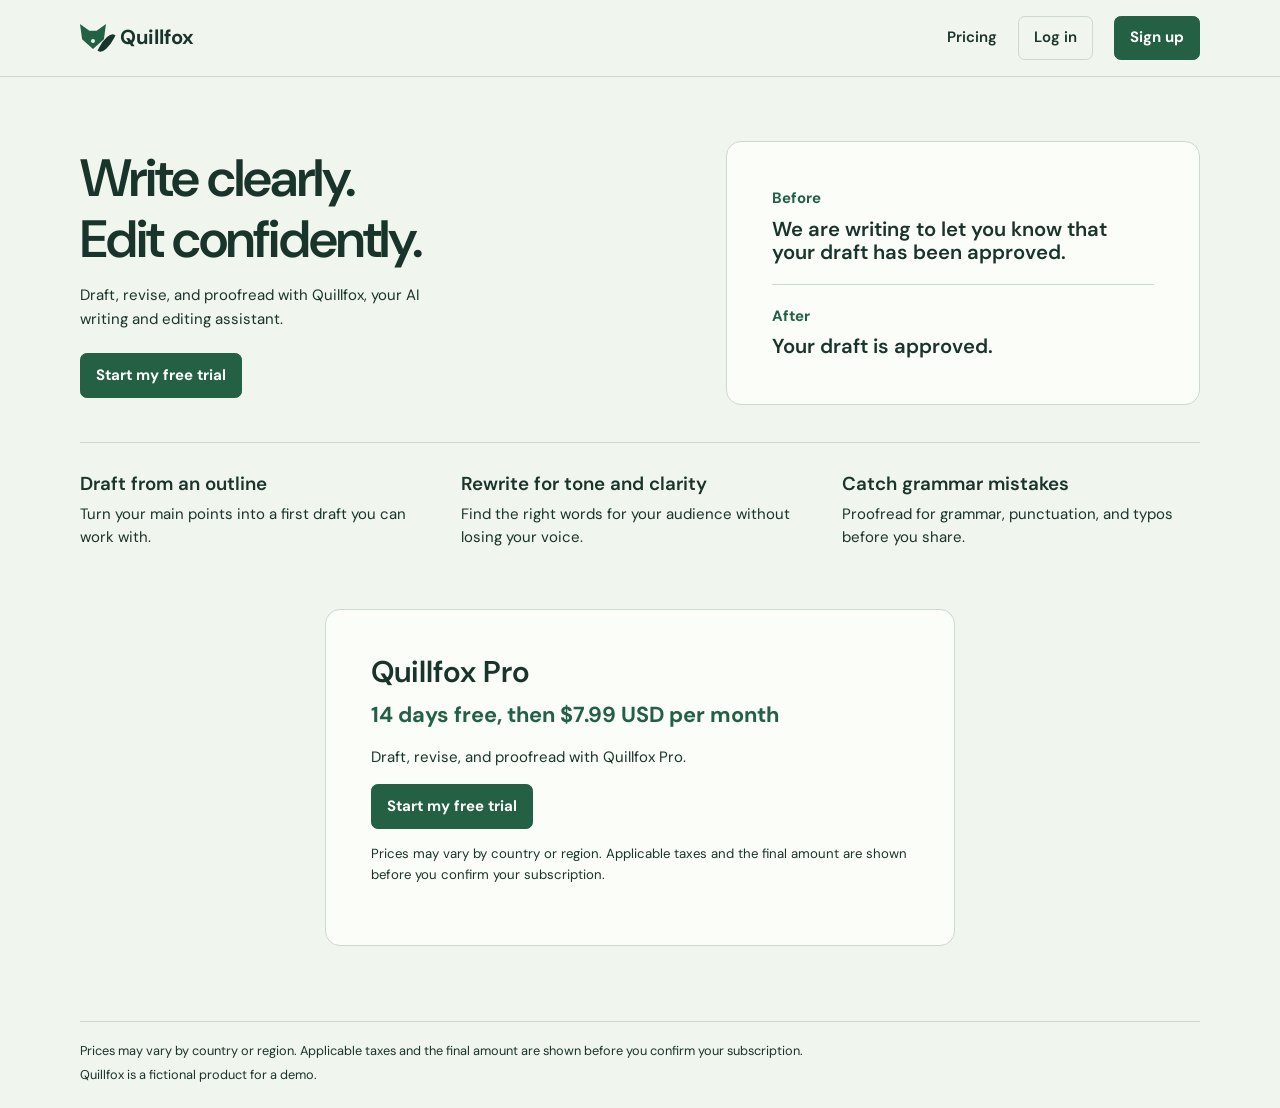
<file: index.html>
<!doctype html>
<html lang="en">
<head>
  <meta charset="utf-8">
  <meta name="viewport" content="width=device-width, initial-scale=1">
  <title>Write clearly. Edit confidently. | Quillfox</title>
  <link rel="stylesheet" href="./style.css">
</head>
<body>
  <header class="site-header"><div class="header-inner">
    <a class="brand" href="./"><span class="mark" aria-hidden="true"><i></i></span> Quillfox</a>
    <nav aria-label="Main navigation"><a href="#pricing">Pricing</a><a class="secondary" href="./login/">Log in</a><a class="button" href="./signup/">Sign up</a></nav>
  </div></header>
  <main><section class="hero"><div><h1>Write clearly.<br>Edit confidently.</h1><p class="lead">Draft, revise, and proofread with Quillfox, your AI writing and editing assistant.</p><a class="button" href="signup/">Start my free trial</a></div><aside class="paper" aria-label="Example revision"><span>Before</span><p>We are writing to let you know that your draft has been approved.</p><hr><span>After</span><p>Your draft is approved.</p></aside></section><section class="features" aria-label="Writing tools"><article><h2>Draft from an outline</h2><p>Turn your main points into a first draft you can work with.</p></article><article><h2>Rewrite for tone and clarity</h2><p>Find the right words for your audience without losing your voice.</p></article><article><h2>Catch grammar mistakes</h2><p>Proofread for grammar, punctuation, and typos before you share.</p></article></section>
  <section class="panel" id="pricing" aria-labelledby="pricing-title"><h2 id="pricing-title">Quillfox Pro</h2><p class="price">14 days free, then $7.99 USD per month</p><p>Draft, revise, and proofread with Quillfox Pro.</p><a class="button" href="signup/">Start my free trial</a><p class="small">Prices may vary by country or region. Applicable taxes and the final amount are shown before you confirm your subscription.</p></section>
  </main>
  <footer><p>Prices may vary by country or region. Applicable taxes and the final amount are shown before you confirm your subscription.</p><p>Quillfox is a fictional product for a demo.</p></footer>
</body>
</html>
</file>
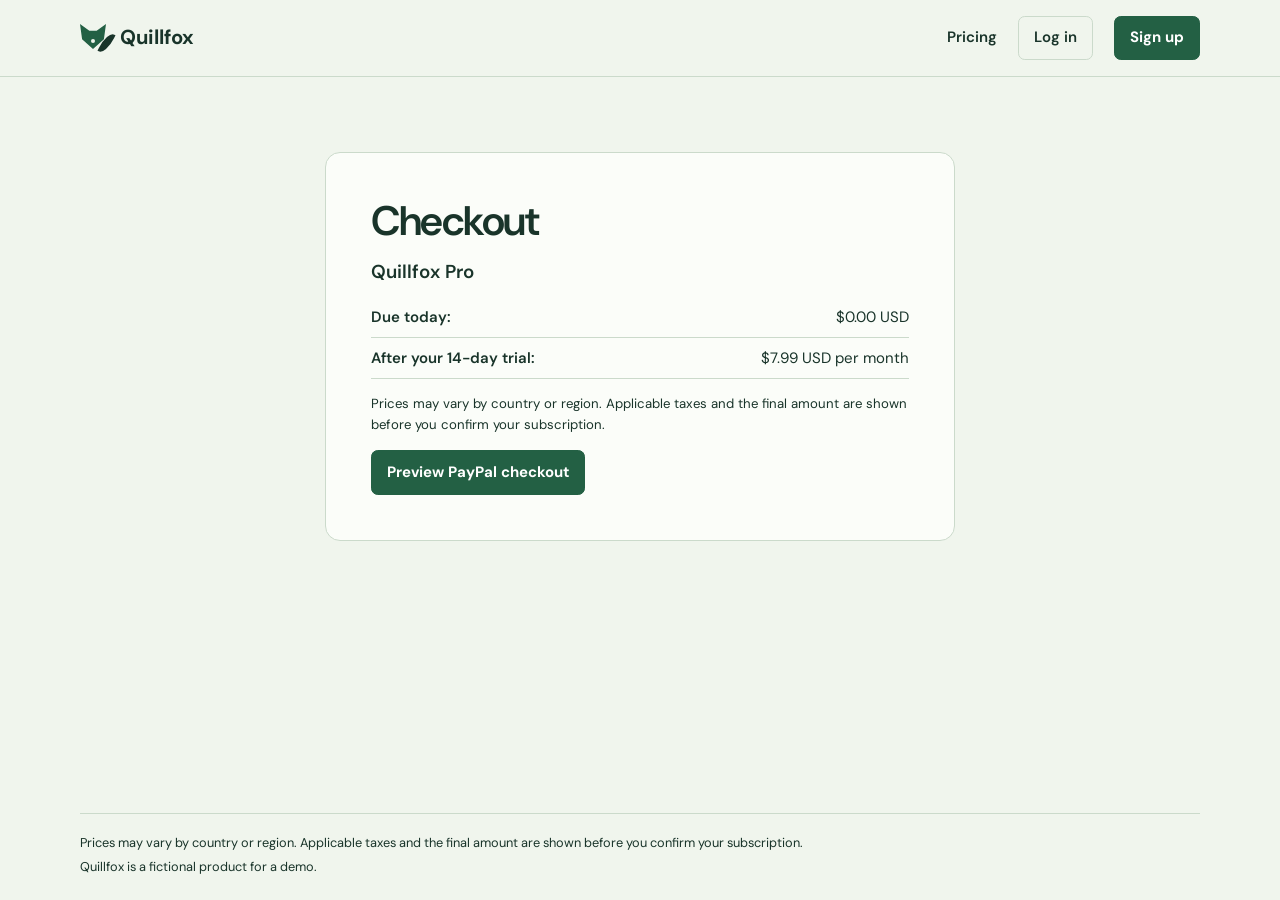
<file: checkout/index.html>
<!doctype html>
<html lang="en">
<head>
  <meta charset="utf-8">
  <meta name="viewport" content="width=device-width, initial-scale=1">
  <title>Checkout | Quillfox</title>
  <link rel="stylesheet" href="../style.css">
</head>
<body>
  <header class="site-header"><div class="header-inner">
    <a class="brand" href="../"><span class="mark" aria-hidden="true"><i></i></span> Quillfox</a>
    <nav aria-label="Main navigation"><a href="../index.html#pricing">Pricing</a><a class="secondary" href="../login/">Log in</a><a class="button" href="../signup/">Sign up</a></nav>
  </div></header>
  <main><section class="panel"><h1>Checkout</h1><h2>Quillfox Pro</h2><dl><div><dt>Due today:</dt><dd>$0.00 USD</dd></div><div><dt>After your 14-day trial:</dt><dd>$7.99 USD per month</dd></div></dl><p class="small">Prices may vary by country or region. Applicable taxes and the final amount are shown before you confirm your subscription.</p><a class="button" href="../confirmation/">Preview PayPal checkout</a></section></main>
  <footer><p>Prices may vary by country or region. Applicable taxes and the final amount are shown before you confirm your subscription.</p><p>Quillfox is a fictional product for a demo.</p></footer>
</body>
</html>
</file>
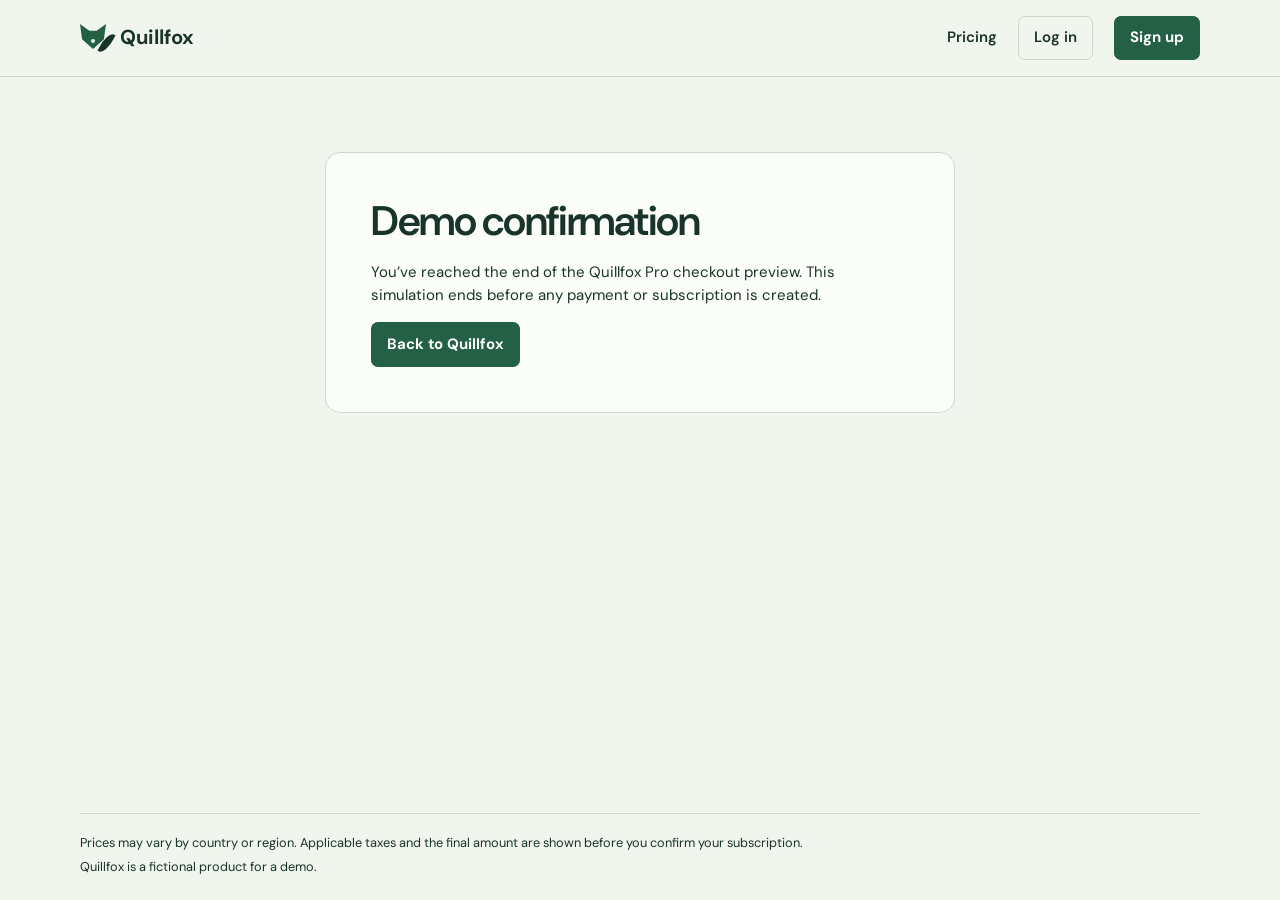
<file: confirmation/index.html>
<!doctype html>
<html lang="en">
<head>
  <meta charset="utf-8">
  <meta name="viewport" content="width=device-width, initial-scale=1">
  <title>Demo confirmation | Quillfox</title>
  <link rel="stylesheet" href="../style.css">
</head>
<body>
  <header class="site-header"><div class="header-inner">
    <a class="brand" href="../"><span class="mark" aria-hidden="true"><i></i></span> Quillfox</a>
    <nav aria-label="Main navigation"><a href="../index.html#pricing">Pricing</a><a class="secondary" href="../login/">Log in</a><a class="button" href="../signup/">Sign up</a></nav>
  </div></header>
  <main><section class="panel"><h1>Demo confirmation</h1><p>You’ve reached the end of the Quillfox Pro checkout preview. This simulation ends before any payment or subscription is created.</p><a class="button" href="../">Back to Quillfox</a></section></main>
  <footer><p>Prices may vary by country or region. Applicable taxes and the final amount are shown before you confirm your subscription.</p><p>Quillfox is a fictional product for a demo.</p></footer>
</body>
</html>
</file>
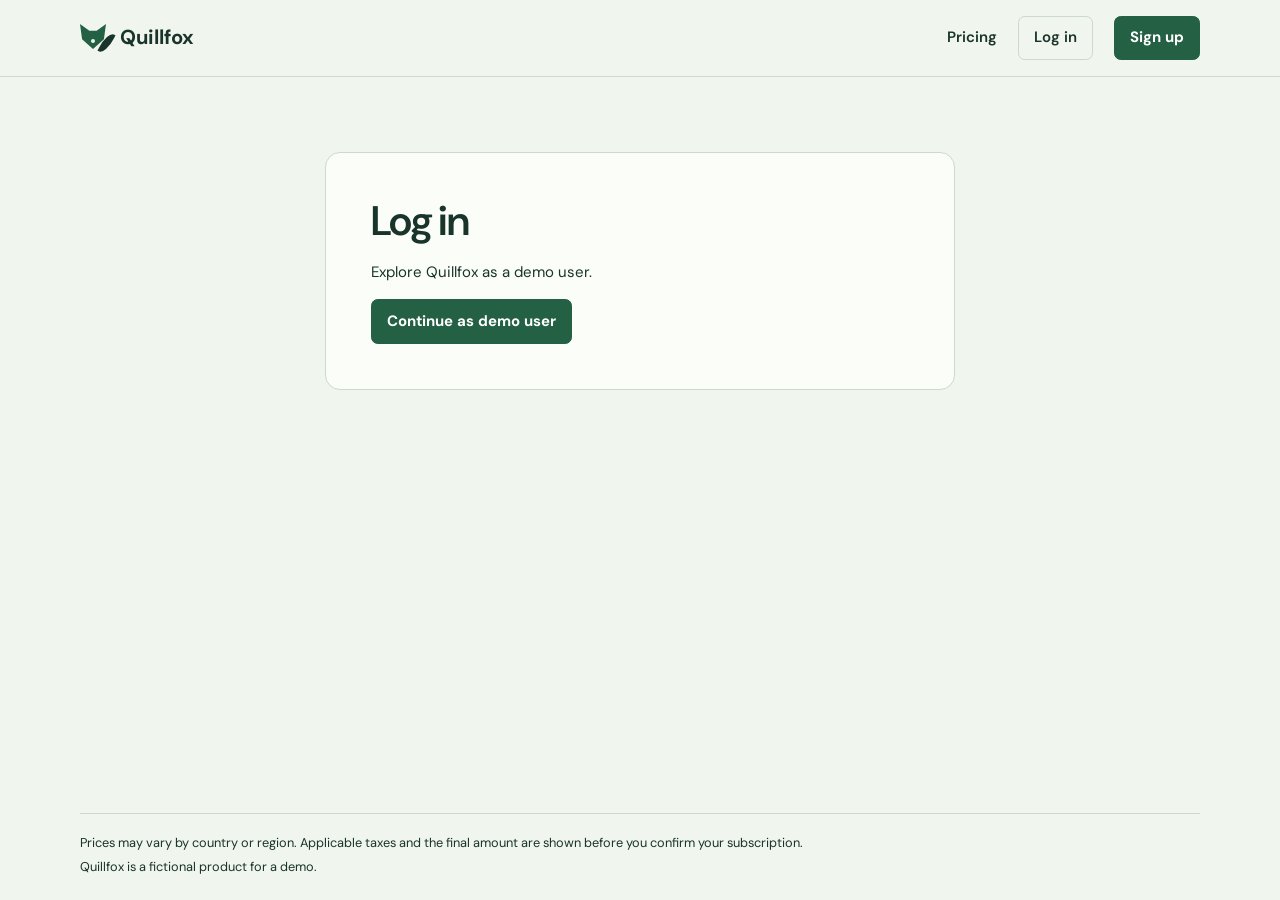
<file: login/index.html>
<!doctype html>
<html lang="en">
<head>
  <meta charset="utf-8">
  <meta name="viewport" content="width=device-width, initial-scale=1">
  <title>Log in | Quillfox</title>
  <link rel="stylesheet" href="../style.css">
</head>
<body>
  <header class="site-header"><div class="header-inner">
    <a class="brand" href="../"><span class="mark" aria-hidden="true"><i></i></span> Quillfox</a>
    <nav aria-label="Main navigation"><a href="../index.html#pricing">Pricing</a><a class="secondary" href="../login/">Log in</a><a class="button" href="../signup/">Sign up</a></nav>
  </div></header>
  <main><section class="panel"><h1>Log in</h1><p>Explore Quillfox as a demo user.</p><a class="button" href="../checkout/">Continue as demo user</a></section></main>
  <footer><p>Prices may vary by country or region. Applicable taxes and the final amount are shown before you confirm your subscription.</p><p>Quillfox is a fictional product for a demo.</p></footer>
</body>
</html>
</file>
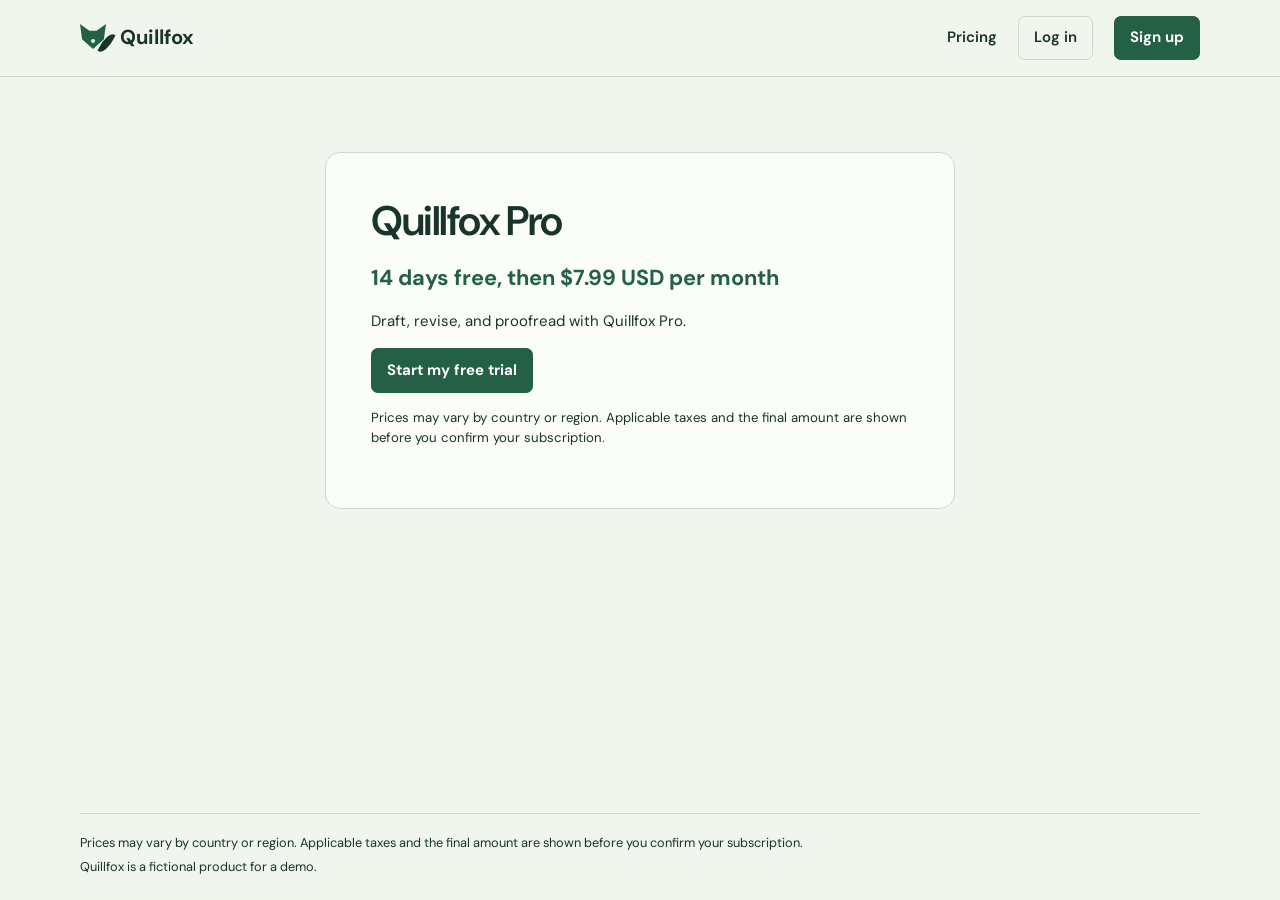
<file: pricing/index.html>
<!doctype html>
<html lang="en">
<head>
  <meta charset="utf-8">
  <meta name="viewport" content="width=device-width, initial-scale=1">
  <title>Pricing | Quillfox</title>
  <link rel="stylesheet" href="../style.css">
</head>
<body>
  <header class="site-header"><div class="header-inner">
    <a class="brand" href="../"><span class="mark" aria-hidden="true"><i></i></span> Quillfox</a>
    <nav aria-label="Main navigation"><a href="../index.html#pricing">Pricing</a><a class="secondary" href="../login/">Log in</a><a class="button" href="../signup/">Sign up</a></nav>
  </div></header>
  <main><section class="panel"><h1>Quillfox Pro</h1><p class="price">14 days free, then $7.99 USD per month</p><p>Draft, revise, and proofread with Quillfox Pro.</p><a class="button" href="../signup/">Start my free trial</a><p class="small">Prices may vary by country or region. Applicable taxes and the final amount are shown before you confirm your subscription.</p></section></main>
  <footer><p>Prices may vary by country or region. Applicable taxes and the final amount are shown before you confirm your subscription.</p><p>Quillfox is a fictional product for a demo.</p></footer>
</body>
</html>
</file>
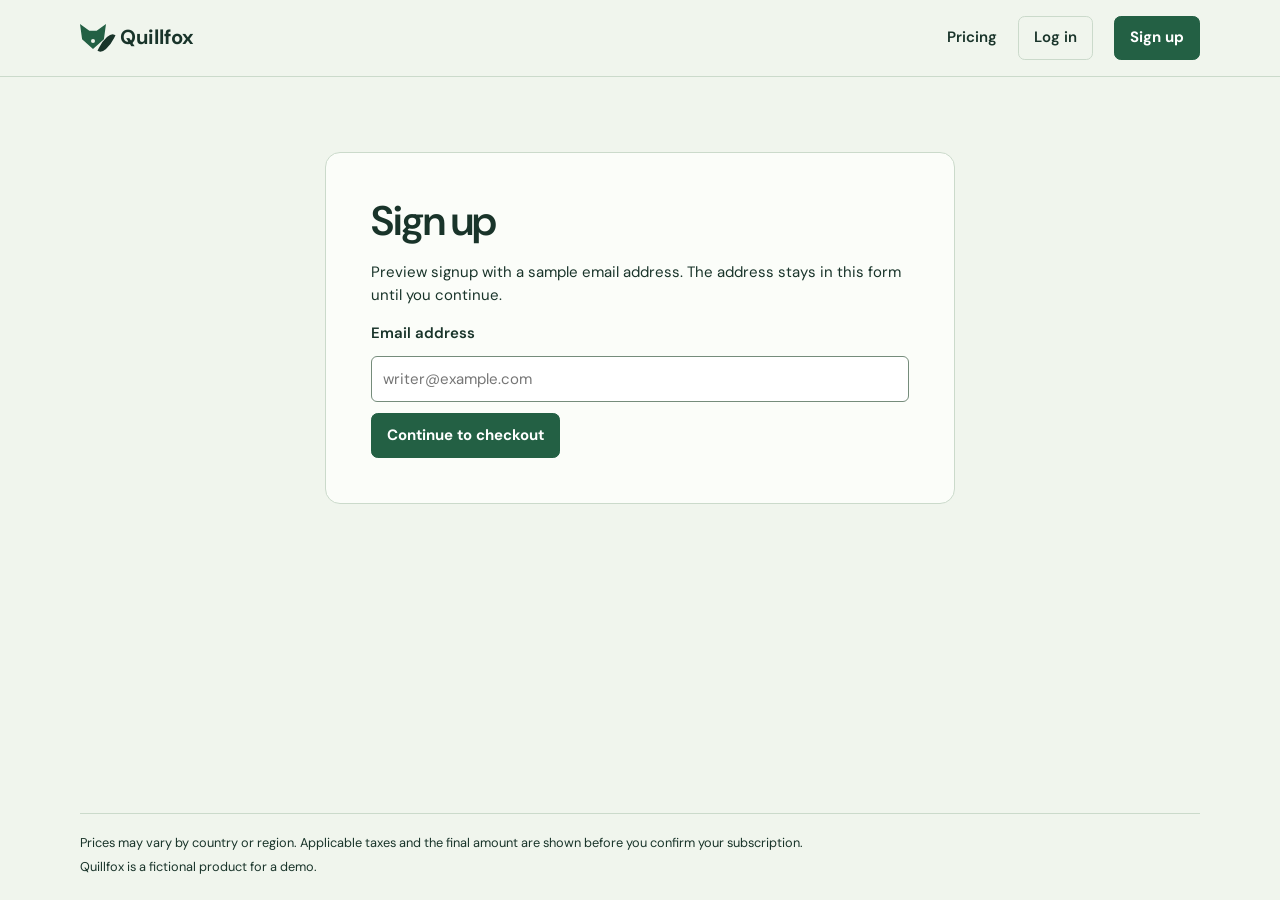
<file: signup/index.html>
<!doctype html>
<html lang="en">
<head>
  <meta charset="utf-8">
  <meta name="viewport" content="width=device-width, initial-scale=1">
  <title>Sign up | Quillfox</title>
  <link rel="stylesheet" href="../style.css">
</head>
<body>
  <header class="site-header"><div class="header-inner">
    <a class="brand" href="../"><span class="mark" aria-hidden="true"><i></i></span> Quillfox</a>
    <nav aria-label="Main navigation"><a href="../index.html#pricing">Pricing</a><a class="secondary" href="../login/">Log in</a><a class="button" href="../signup/">Sign up</a></nav>
  </div></header>
  <main><section class="panel"><h1>Sign up</h1><p>Preview signup with a sample email address. The address stays in this form until you continue.</p><form id="signup" action="../checkout/"><label for="email">Email address</label><input id="email" type="email" required autocomplete="off" placeholder="writer@example.com"><button class="button" type="submit">Continue to checkout</button></form></section><script src="../demo.js" defer></script></main>
  <footer><p>Prices may vary by country or region. Applicable taxes and the final amount are shown before you confirm your subscription.</p><p>Quillfox is a fictional product for a demo.</p></footer>
</body>
</html>
</file>
<file: style.css>
@import url("https://fonts.googleapis.com/css2?family=DM+Sans:wght@400;500;600;700&display=swap");

:root {
  color-scheme: light;
  --background: #f0f5ed;
  --ink: #19342a;
  --green: #236044;
  --border: #cbdacb;
  --paper: #fbfdf9;
  font: 15px/1.55 "DM Sans", system-ui, sans-serif;
  color: var(--ink);
  background: var(--background);
}

* { box-sizing: border-box; }
body { margin: 0; min-height: 100vh; display: flex; flex-direction: column; }
a { color: inherit; }
:focus-visible { outline: 3px solid var(--green); outline-offset: 4px; }
.site-header { border-bottom: 1px solid var(--border); }
.header-inner, main, footer { width: min(1120px, calc(100% - 2.5rem)); margin-inline: auto; }
.header-inner { min-height: 76px; display: flex; align-items: center; justify-content: space-between; flex-wrap: wrap; gap: .75rem; padding-block: .75rem; }
.brand { display: inline-flex; align-items: center; gap: .55rem; text-decoration: none; font-weight: 700; font-size: 1.35rem; }
.mark { position: relative; display: inline-block; width: 32px; height: 32px; }
.mark::before { content: ""; position: absolute; inset: 2px 6px 5px 0; background: var(--green); clip-path: polygon(0 0, 36% 27%, 64% 27%, 100% 0, 92% 61%, 50% 100%, 8% 61%); }
.mark::after { content: ""; position: absolute; width: 9px; height: 22px; background: var(--ink); right: 1px; bottom: 0; border-radius: 85% 0 85% 0; transform: rotate(27deg); }
.mark i { position: absolute; z-index: 1; left: 11px; top: 17px; width: 4px; height: 4px; background: var(--background); border-radius: 50%; }
nav { display: flex; align-items: center; gap: clamp(.45rem, 2vw, 1.4rem); flex-wrap: wrap; }
nav a { text-decoration: none; font-weight: 600; }
.button, .secondary { display: inline-block; padding: .65rem 1rem; border-radius: .45rem; }
.button { background: var(--green); border: 1px solid var(--green); color: white; text-decoration: none; font: inherit; font-weight: 700; cursor: pointer; }
.button:hover { background: #194a33; }
.secondary { border: 1px solid var(--border); }
main { flex: 1; }
h1, h2, .paper p { font-weight: 600; line-height: 1.16; }
h1 { font-size: clamp(2rem, 4.5vw, 3.5rem); letter-spacing: -.035em; margin: 0 0 1rem; }
h2 { font-size: 1.25rem; margin: 0 0 .5rem; }
p { margin: 0 0 1rem; }
.hero { display: grid; grid-template-columns: 1.2fr 1fr; gap: clamp(2rem, 6vw, 6rem); align-items: center; padding: clamp(2.5rem, 5vw, 4.5rem) 0 2.5rem; }
.lead { font-size: 1rem; max-width: 34ch; margin-bottom: 1.5rem; }
.small { font-size: .88rem; margin-top: 1rem; }
.paper, .panel { background: var(--paper); border: 1px solid var(--border); border-radius: 1rem; padding: clamp(1.4rem, 5vw, 3rem); }
.paper span { color: var(--green); font-weight: 700; }
.paper p { margin: .5rem 0 0; font-size: clamp(1rem, 2vw, 1.35rem); }
hr { border: 0; border-top: 1px solid var(--border); margin-block: 1.3rem; }
.features { display: grid; grid-template-columns: repeat(3, 1fr); gap: 1.5rem; border-top: 1px solid var(--border); padding: 2rem 0 3rem; }
.panel { max-width: 630px; margin: clamp(2rem, 7vw, 5rem) auto; }
.panel h1 { font-size: clamp(1.8rem, 4vw, 2.75rem); }
.price { font-size: clamp(1.1rem, 3vw, 1.45rem); font-weight: 700; color: var(--green); }
form { display: grid; gap: .7rem; justify-items: start; }
label, dt { font-weight: 600; }
input { width: 100%; min-width: 0; padding: .7rem; font: inherit; color: inherit; border: 1px solid #758c7b; border-radius: .4rem; }
dl div { display: flex; flex-wrap: wrap; justify-content: space-between; gap: .25rem 1rem; padding: .55rem 0; border-bottom: 1px solid var(--border); }
dd { margin: 0; }
footer { padding-block: 1.25rem; border-top: 1px solid var(--border); font-size: .85rem; }
footer p { margin: 0 0 .3rem; }
@media (max-width: 680px) {
  .hero, .features { grid-template-columns: 1fr; }
  .hero { gap: 1.5rem; }
}

#pricing { margin-top: 0; scroll-margin-top: 1rem; }
#pricing h2 { font-size: clamp(1.5rem, 3vw, 2rem); }
</file>
